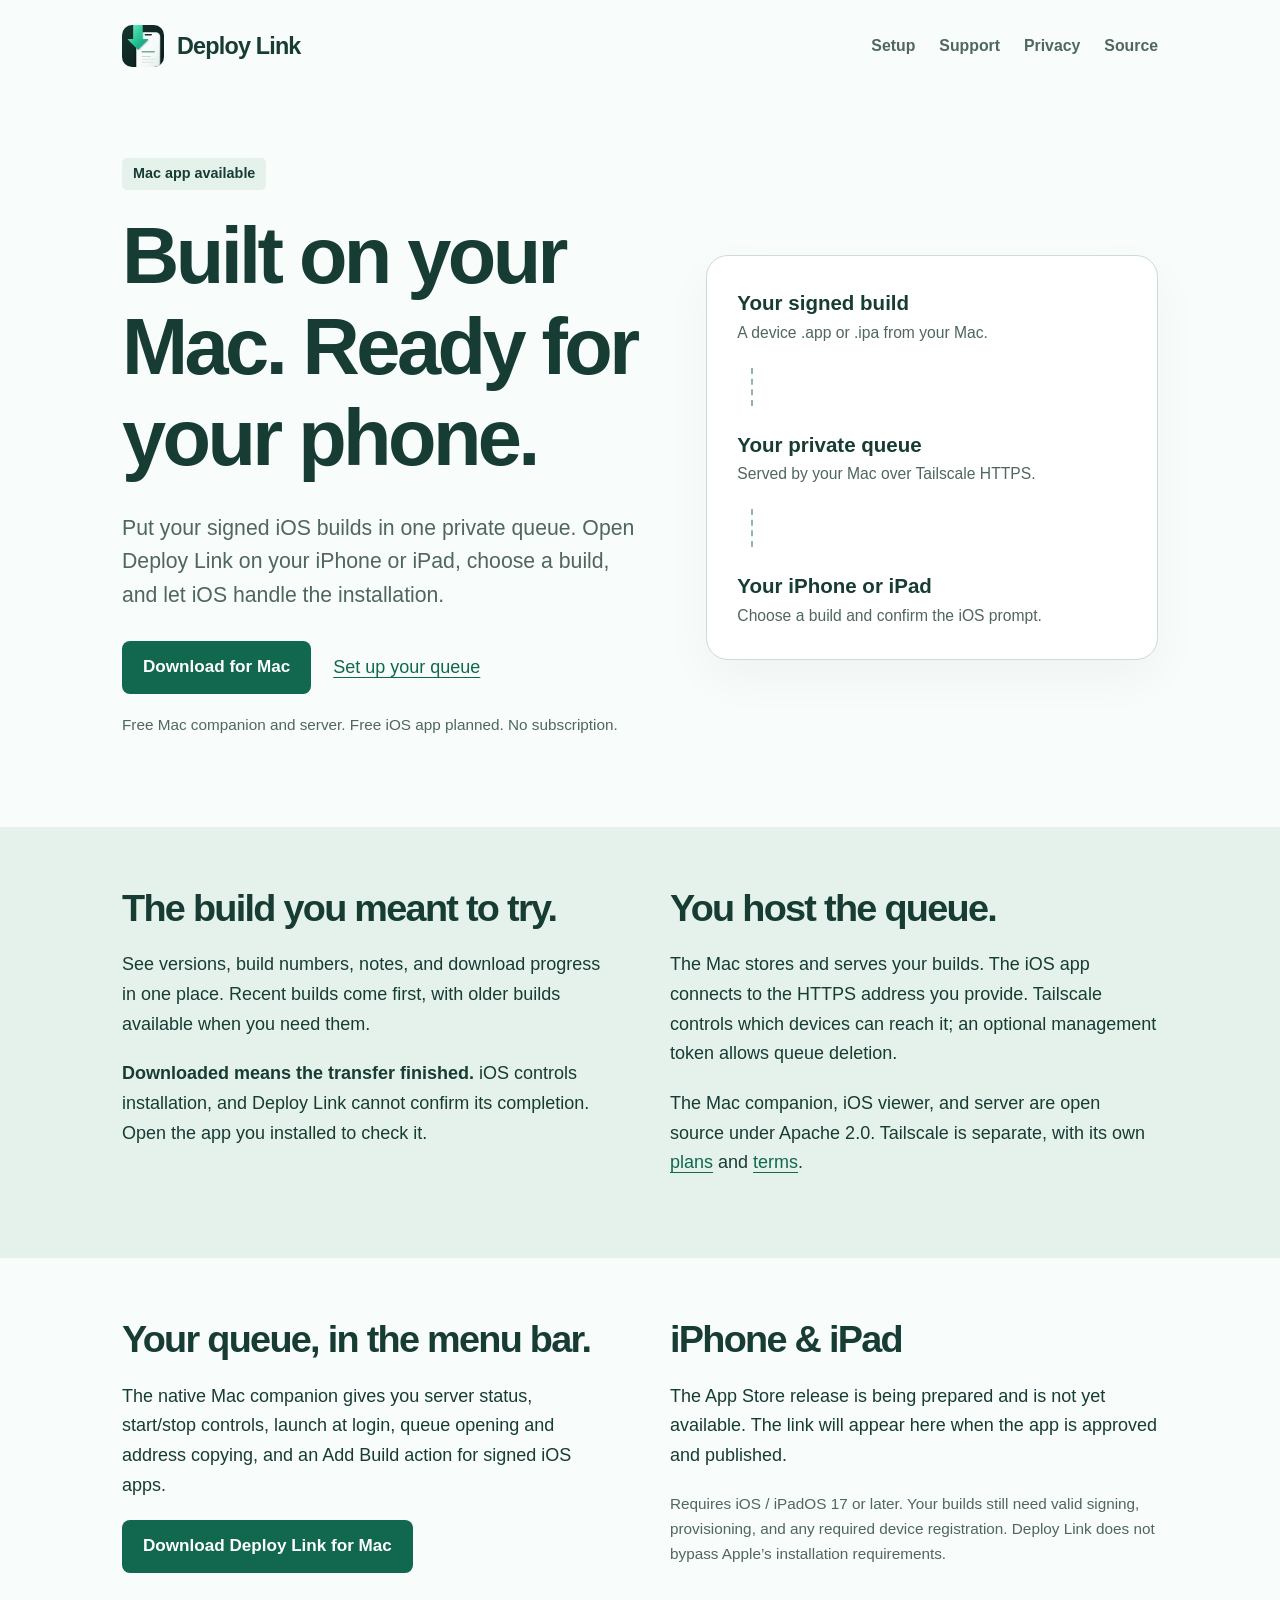
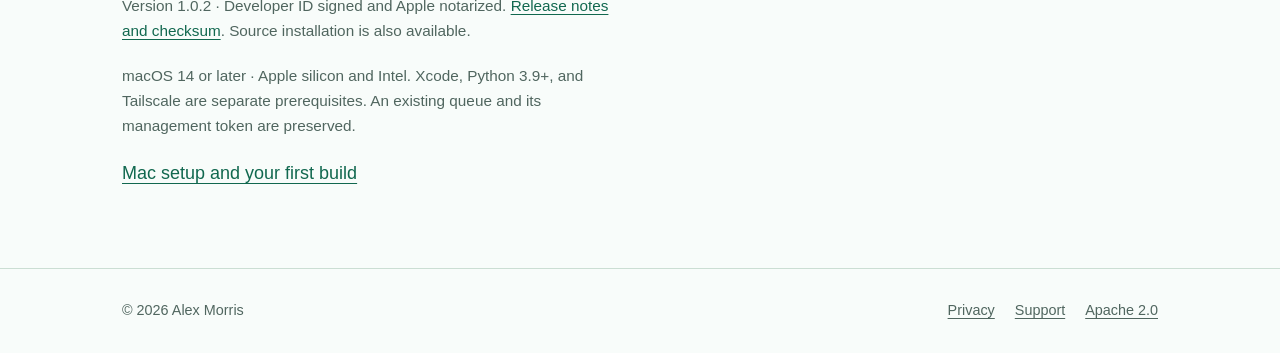
<file: docs/site/index.html>
<!doctype html>
<html lang="en"><head><meta charset="utf-8"><meta name="viewport" content="width=device-width, initial-scale=1"><title>Deploy Link — your builds, on your devices</title><meta name="description" content="A private queue for signed iOS development builds. Publish on your Mac, then open an install link on your iPhone or iPad."><meta name="theme-color" content="#11684f"><link rel="stylesheet" href="assets/site.css"><link rel="icon" href="assets/deploy-link.svg" type="image/svg+xml"><link rel="canonical" href="https://alexmorris10x.github.io/deploy-link/"></head><body><a class="skip" href="#main">Skip to content</a><header><div class="wrap"><a class="brand" href="index.html"><img src="assets/deploy-link.svg" alt="" width="42" height="42">Deploy Link</a><nav aria-label="Main navigation"><a href="setup.html">Setup</a><a href="support.html">Support</a><a href="privacy.html">Privacy</a><a href="https://github.com/alexmorris10x/deploy-link">Source</a></nav></div></header><main id="main"><section class="wrap hero"><div><span class="status">Mac app available</span><h1>Built on your Mac. Ready for your phone.</h1><p class="lead">Put your signed iOS builds in one private queue. Open Deploy Link on your iPhone or iPad, choose a build, and let iOS handle the installation.</p><div class="actions"><a class="button" href="https://github.com/alexmorris10x/deploy-link/releases/download/v1.0.2-mac/Deploy-Link-Mac-1.0.2-3.dmg">Download for Mac</a><a href="setup.html">Set up your queue</a></div><p class="small">Free Mac companion and server. Free iOS app planned. No subscription.</p></div><div class="pipeline" aria-label="How Deploy Link works"><div class="stage"><strong>Your signed build</strong><span>A device .app or .ipa from your Mac.</span></div><div class="connector" aria-hidden="true"></div><div class="stage"><strong>Your private queue</strong><span>Served by your Mac over Tailscale HTTPS.</span></div><div class="connector" aria-hidden="true"></div><div class="stage"><strong>Your iPhone or iPad</strong><span>Choose a build and confirm the iOS prompt.</span></div></div></section>
<section class="band"><div class="wrap split"><div><h2>The build you meant to try.</h2><p>See versions, build numbers, notes, and download progress in one place. Recent builds come first, with older builds available when you need them.</p><p><strong>Downloaded means the transfer finished.</strong> iOS controls installation, and Deploy Link cannot confirm its completion. Open the app you installed to check it.</p></div><div><h2>You host the queue.</h2><p>The Mac stores and serves your builds. The iOS app connects to the HTTPS address you provide. Tailscale controls which devices can reach it; an optional management token allows queue deletion.</p><p>The Mac companion, iOS viewer, and server are open source under Apache 2.0. Tailscale is separate, with its own <a href="https://tailscale.com/pricing">plans</a> and <a href="https://tailscale.com/terms">terms</a>.</p></div></div></section>
<section class="wrap section split" id="download"><div><h2>Your queue, in the menu bar.</h2><p>The native Mac companion gives you server status, start/stop controls, launch at login, queue opening and address copying, and an Add Build action for signed iOS apps.</p><p><a class="button" href="https://github.com/alexmorris10x/deploy-link/releases/download/v1.0.2-mac/Deploy-Link-Mac-1.0.2-3.dmg">Download Deploy Link for Mac</a></p><p class="small">Version 1.0.2 · Developer ID signed and Apple notarized. <a href="https://github.com/alexmorris10x/deploy-link/releases/tag/v1.0.2-mac">Release notes and checksum</a>. Source installation is also available.</p><p class="small">macOS 14 or later · Apple silicon and Intel. Xcode, Python 3.9+, and Tailscale are separate prerequisites. An existing queue and its management token are preserved.</p><p><a href="setup.html">Mac setup and your first build</a></p></div><div><h2>iPhone &amp; iPad</h2><p>The App Store release is being prepared and is not yet available. The link will appear here when the app is approved and published.</p><p class="small">Requires iOS / iPadOS 17 or later. Your builds still need valid signing, provisioning, and any required device registration. Deploy Link does not bypass Apple’s installation requirements.</p></div></section></main><footer><div class="wrap"><span>© 2026 Alex Morris</span><div class="footer-links"><a href="privacy.html">Privacy</a><a href="support.html">Support</a><a href="https://github.com/alexmorris10x/deploy-link/blob/main/LICENSE">Apache 2.0</a></div></div></footer></body></html>
</file>
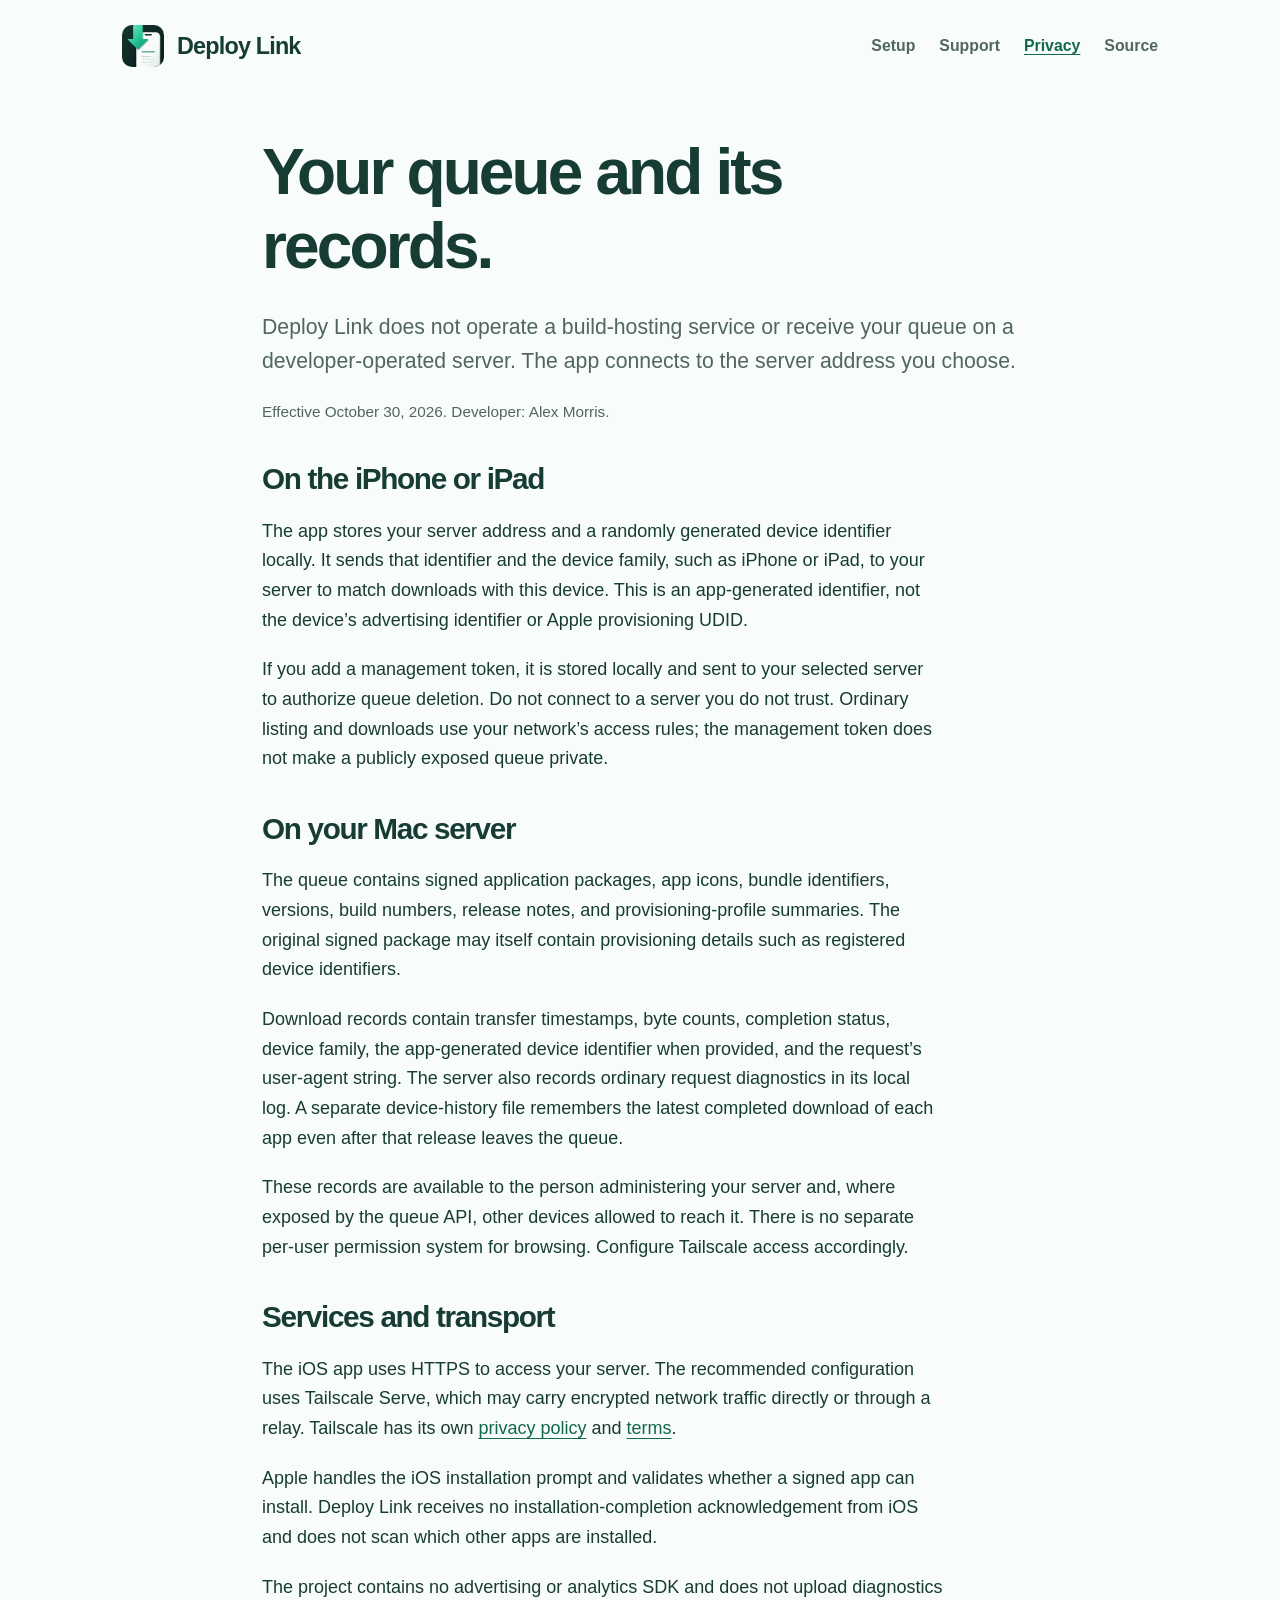
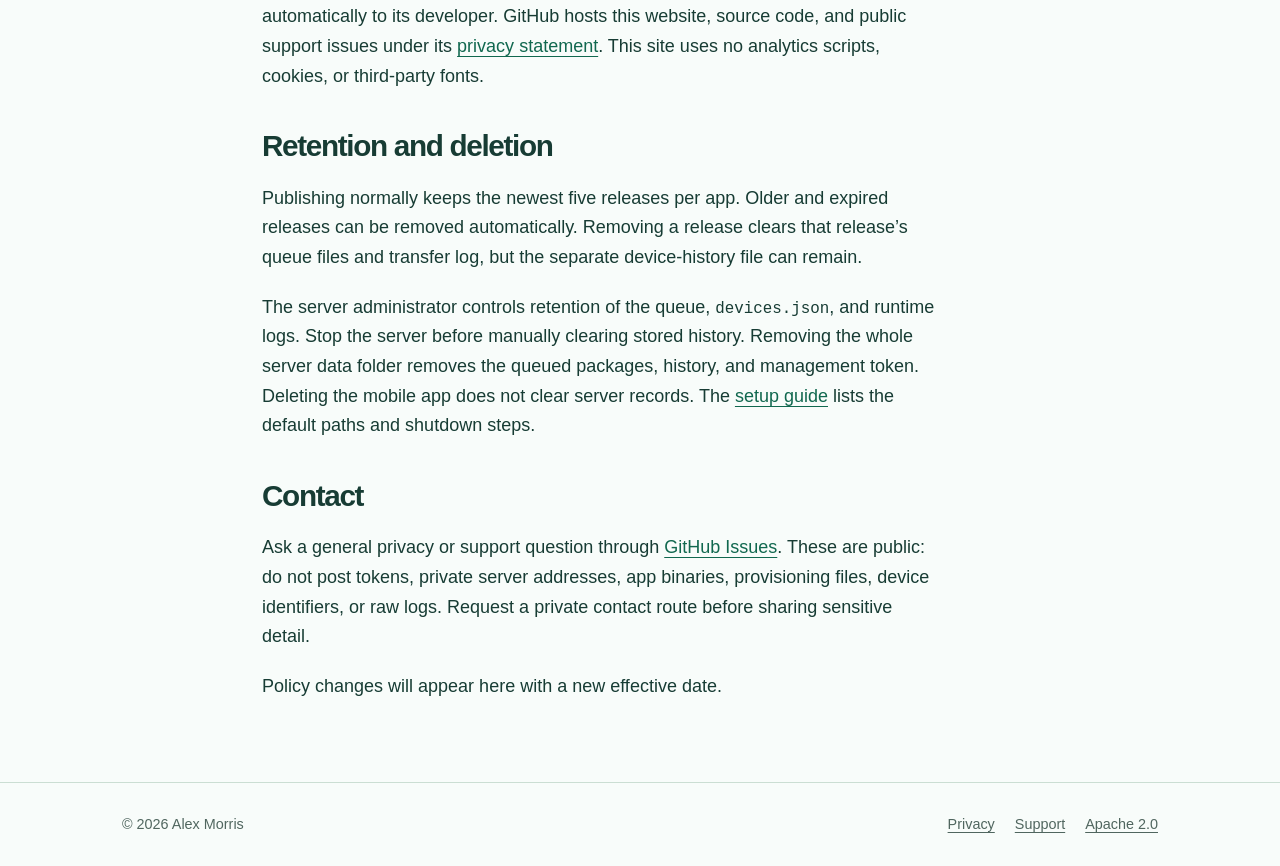
<file: docs/site/privacy.html>
<!doctype html>
<html lang="en"><head><meta charset="utf-8"><meta name="viewport" content="width=device-width, initial-scale=1"><title>Deploy Link privacy</title><meta name="description" content="What your own Deploy Link server and iOS client store, and how to manage the data."><meta name="theme-color" content="#11684f"><link rel="stylesheet" href="assets/site.css"><link rel="icon" href="assets/deploy-link.svg" type="image/svg+xml"><link rel="canonical" href="https://alexmorris10x.github.io/deploy-link/privacy.html"></head><body><a class="skip" href="#main">Skip to content</a><header><div class="wrap"><a class="brand" href="index.html"><img src="assets/deploy-link.svg" alt="" width="42" height="42">Deploy Link</a><nav aria-label="Main navigation"><a href="setup.html">Setup</a><a href="support.html">Support</a><a href="privacy.html" aria-current="page">Privacy</a><a href="https://github.com/alexmorris10x/deploy-link">Source</a></nav></div></header><main id="main" class="wrap reading"><h1>Your queue and its records.</h1><p class="lead">Deploy Link does not operate a build-hosting service or receive your queue on a developer-operated server. The app connects to the server address you choose.</p><p class="small">Effective October 30, 2026. Developer: Alex Morris.</p>
<h2>On the iPhone or iPad</h2><p>The app stores your server address and a randomly generated device identifier locally. It sends that identifier and the device family, such as iPhone or iPad, to your server to match downloads with this device. This is an app-generated identifier, not the device’s advertising identifier or Apple provisioning UDID.</p><p>If you add a management token, it is stored locally and sent to your selected server to authorize queue deletion. Do not connect to a server you do not trust. Ordinary listing and downloads use your network’s access rules; the management token does not make a publicly exposed queue private.</p>
<h2>On your Mac server</h2><p>The queue contains signed application packages, app icons, bundle identifiers, versions, build numbers, release notes, and provisioning-profile summaries. The original signed package may itself contain provisioning details such as registered device identifiers.</p><p>Download records contain transfer timestamps, byte counts, completion status, device family, the app-generated device identifier when provided, and the request’s user-agent string. The server also records ordinary request diagnostics in its local log. A separate device-history file remembers the latest completed download of each app even after that release leaves the queue.</p><p>These records are available to the person administering your server and, where exposed by the queue API, other devices allowed to reach it. There is no separate per-user permission system for browsing. Configure Tailscale access accordingly.</p>
<h2>Services and transport</h2><p>The iOS app uses HTTPS to access your server. The recommended configuration uses Tailscale Serve, which may carry encrypted network traffic directly or through a relay. Tailscale has its own <a href="https://tailscale.com/privacy-policy">privacy policy</a> and <a href="https://tailscale.com/terms">terms</a>.</p><p>Apple handles the iOS installation prompt and validates whether a signed app can install. Deploy Link receives no installation-completion acknowledgement from iOS and does not scan which other apps are installed.</p><p>The project contains no advertising or analytics SDK and does not upload diagnostics automatically to its developer. GitHub hosts this website, source code, and public support issues under its <a href="https://docs.github.com/en/site-policy/privacy-policies/github-general-privacy-statement">privacy statement</a>. This site uses no analytics scripts, cookies, or third-party fonts.</p>
<h2>Retention and deletion</h2><p>Publishing normally keeps the newest five releases per app. Older and expired releases can be removed automatically. Removing a release clears that release’s queue files and transfer log, but the separate device-history file can remain.</p><p>The server administrator controls retention of the queue, <code>devices.json</code>, and runtime logs. Stop the server before manually clearing stored history. Removing the whole server data folder removes the queued packages, history, and management token. Deleting the mobile app does not clear server records. The <a href="setup.html">setup guide</a> lists the default paths and shutdown steps.</p>
<h2>Contact</h2><p>Ask a general privacy or support question through <a href="https://github.com/alexmorris10x/deploy-link/issues">GitHub Issues</a>. These are public: do not post tokens, private server addresses, app binaries, provisioning files, device identifiers, or raw logs. Request a private contact route before sharing sensitive detail.</p><p>Policy changes will appear here with a new effective date.</p></main><footer><div class="wrap"><span>© 2026 Alex Morris</span><div class="footer-links"><a href="privacy.html">Privacy</a><a href="support.html">Support</a><a href="https://github.com/alexmorris10x/deploy-link/blob/main/LICENSE">Apache 2.0</a></div></div></footer></body></html>
</file>
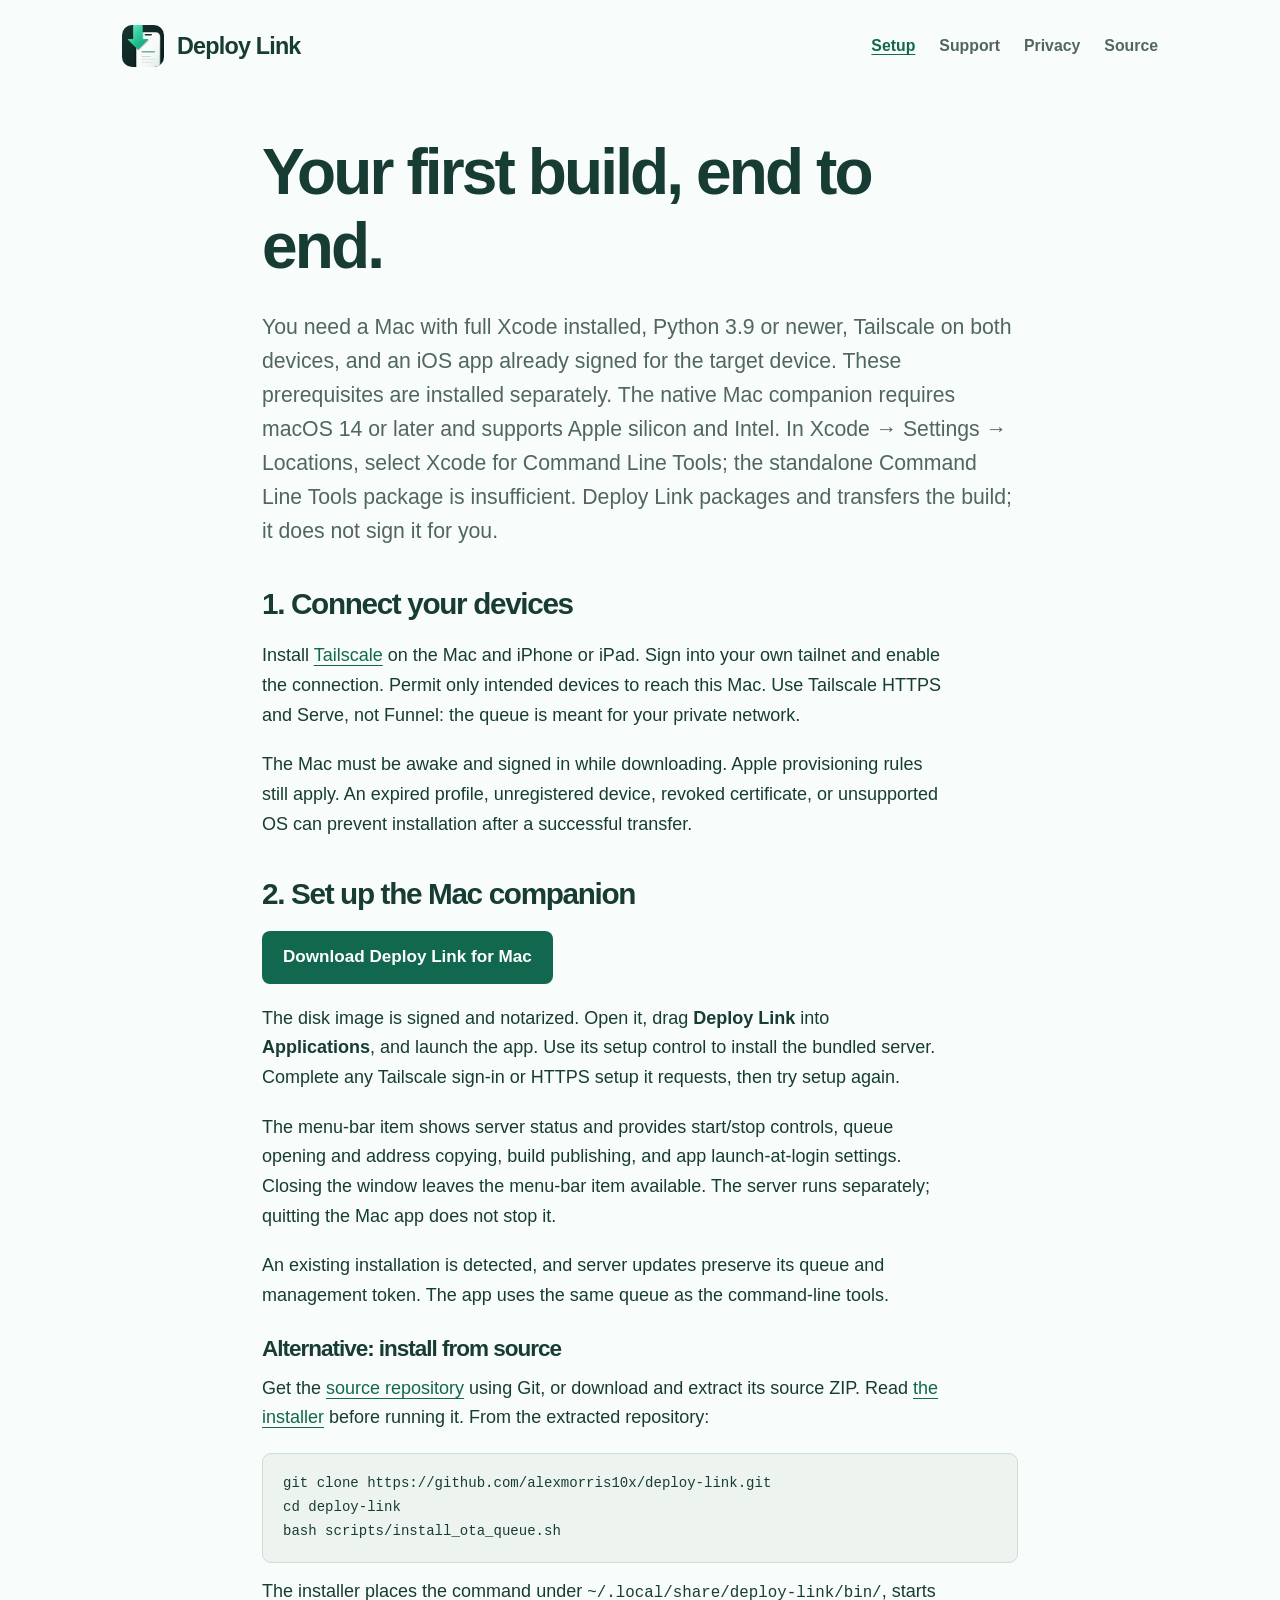
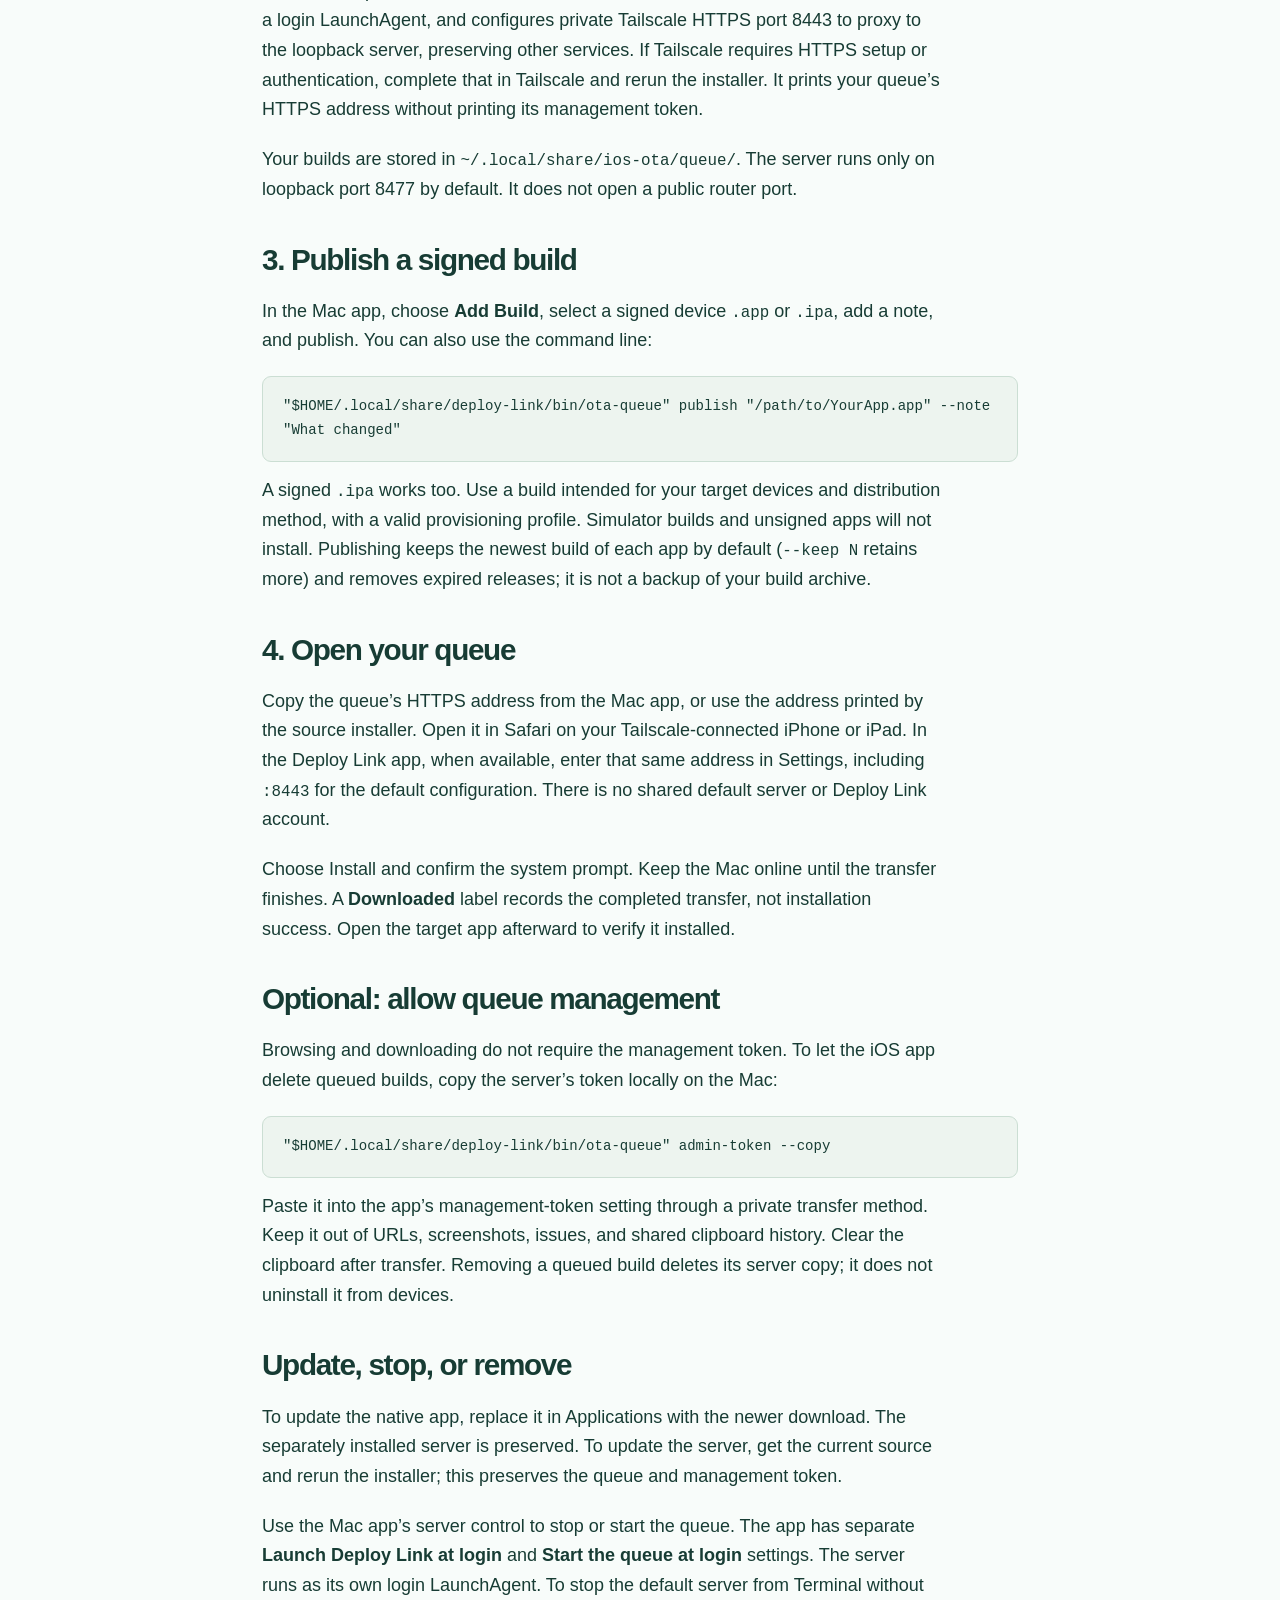
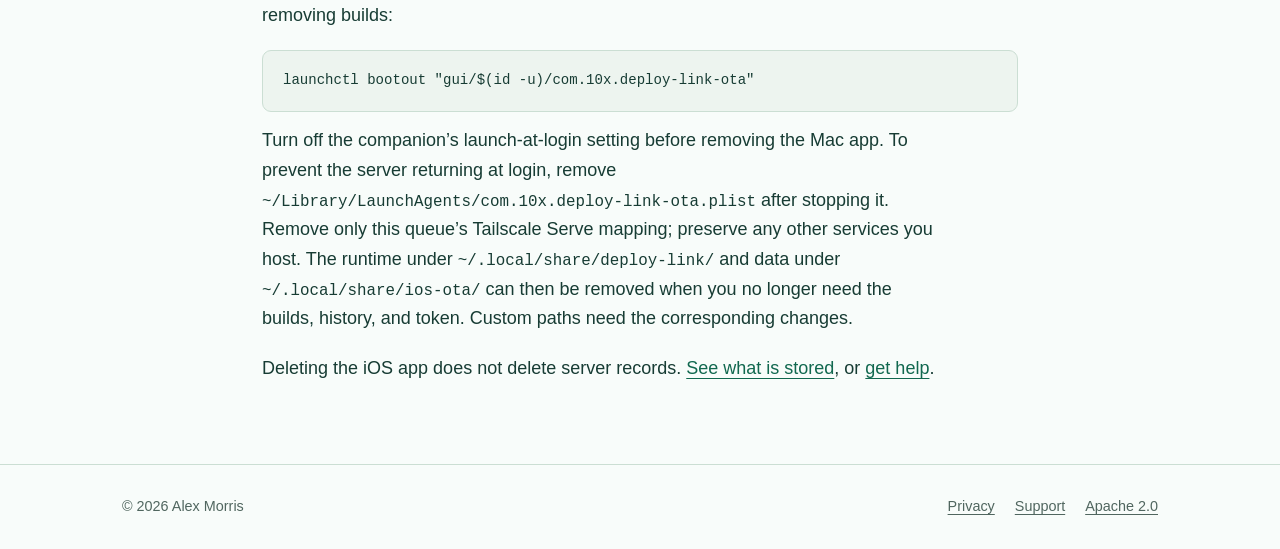
<file: docs/site/setup.html>
<!doctype html>
<html lang="en"><head><meta charset="utf-8"><meta name="viewport" content="width=device-width, initial-scale=1"><title>Set up Deploy Link</title><meta name="description" content="Install your own Mac queue server, publish a signed build, and connect over Tailscale HTTPS."><meta name="theme-color" content="#11684f"><link rel="stylesheet" href="assets/site.css"><link rel="icon" href="assets/deploy-link.svg" type="image/svg+xml"><link rel="canonical" href="https://alexmorris10x.github.io/deploy-link/setup.html"></head><body><a class="skip" href="#main">Skip to content</a><header><div class="wrap"><a class="brand" href="index.html"><img src="assets/deploy-link.svg" alt="" width="42" height="42">Deploy Link</a><nav aria-label="Main navigation"><a href="setup.html" aria-current="page">Setup</a><a href="support.html">Support</a><a href="privacy.html">Privacy</a><a href="https://github.com/alexmorris10x/deploy-link">Source</a></nav></div></header><main id="main" class="wrap reading"><h1>Your first build, end to end.</h1><p class="lead">You need a Mac with full Xcode installed, Python 3.9 or newer, Tailscale on both devices, and an iOS app already signed for the target device. These prerequisites are installed separately. The native Mac companion requires macOS 14 or later and supports Apple silicon and Intel. In Xcode → Settings → Locations, select Xcode for Command Line Tools; the standalone Command Line Tools package is insufficient. Deploy Link packages and transfers the build; it does not sign it for you.</p>
<h2>1. Connect your devices</h2><p>Install <a href="https://tailscale.com/download">Tailscale</a> on the Mac and iPhone or iPad. Sign into your own tailnet and enable the connection. Permit only intended devices to reach this Mac. Use Tailscale HTTPS and Serve, not Funnel: the queue is meant for your private network.</p><p>The Mac must be awake and signed in while downloading. Apple provisioning rules still apply. An expired profile, unregistered device, revoked certificate, or unsupported OS can prevent installation after a successful transfer.</p>
<h2>2. Set up the Mac companion</h2><p><a class="button" href="https://github.com/alexmorris10x/deploy-link/releases/download/v1.0.2-mac/Deploy-Link-Mac-1.0.2-3.dmg">Download Deploy Link for Mac</a></p><p>The disk image is signed and notarized. Open it, drag <strong>Deploy Link</strong> into <strong>Applications</strong>, and launch the app. Use its setup control to install the bundled server. Complete any Tailscale sign-in or HTTPS setup it requests, then try setup again.</p><p>The menu-bar item shows server status and provides start/stop controls, queue opening and address copying, build publishing, and app launch-at-login settings. Closing the window leaves the menu-bar item available. The server runs separately; quitting the Mac app does not stop it.</p><p>An existing installation is detected, and server updates preserve its queue and management token. The app uses the same queue as the command-line tools.</p><h3>Alternative: install from source</h3><p>Get the <a href="https://github.com/alexmorris10x/deploy-link">source repository</a> using Git, or download and extract its source ZIP. Read <a href="https://github.com/alexmorris10x/deploy-link/blob/main/scripts/install_ota_queue.sh">the installer</a> before running it. From the extracted repository:</p><pre><code>git clone https://github.com/alexmorris10x/deploy-link.git
cd deploy-link
bash scripts/install_ota_queue.sh</code></pre><p>The installer places the command under <code>~/.local/share/deploy-link/bin/</code>, starts a login LaunchAgent, and configures private Tailscale HTTPS port 8443 to proxy to the loopback server, preserving other services. If Tailscale requires HTTPS setup or authentication, complete that in Tailscale and rerun the installer. It prints your queue’s HTTPS address without printing its management token.</p><p>Your builds are stored in <code>~/.local/share/ios-ota/queue/</code>. The server runs only on loopback port 8477 by default. It does not open a public router port.</p>
<h2>3. Publish a signed build</h2><p>In the Mac app, choose <strong>Add Build</strong>, select a signed device <code>.app</code> or <code>.ipa</code>, add a note, and publish. You can also use the command line:</p><pre><code>"$HOME/.local/share/deploy-link/bin/ota-queue" publish "/path/to/YourApp.app" --note "What changed"</code></pre><p>A signed <code>.ipa</code> works too. Use a build intended for your target devices and distribution method, with a valid provisioning profile. Simulator builds and unsigned apps will not install. Publishing keeps the newest build of each app by default (<code>--keep N</code> retains more) and removes expired releases; it is not a backup of your build archive.</p>
<h2>4. Open your queue</h2><p>Copy the queue’s HTTPS address from the Mac app, or use the address printed by the source installer. Open it in Safari on your Tailscale-connected iPhone or iPad. In the Deploy Link app, when available, enter that same address in Settings, including <code>:8443</code> for the default configuration. There is no shared default server or Deploy Link account.</p><p>Choose Install and confirm the system prompt. Keep the Mac online until the transfer finishes. A <strong>Downloaded</strong> label records the completed transfer, not installation success. Open the target app afterward to verify it installed.</p>
<h2>Optional: allow queue management</h2><p>Browsing and downloading do not require the management token. To let the iOS app delete queued builds, copy the server’s token locally on the Mac:</p><pre><code>"$HOME/.local/share/deploy-link/bin/ota-queue" admin-token --copy</code></pre><p>Paste it into the app’s management-token setting through a private transfer method. Keep it out of URLs, screenshots, issues, and shared clipboard history. Clear the clipboard after transfer. Removing a queued build deletes its server copy; it does not uninstall it from devices.</p>
<h2>Update, stop, or remove</h2><p>To update the native app, replace it in Applications with the newer download. The separately installed server is preserved. To update the server, get the current source and rerun the installer; this preserves the queue and management token.</p><p>Use the Mac app’s server control to stop or start the queue. The app has separate <strong>Launch Deploy Link at login</strong> and <strong>Start the queue at login</strong> settings. The server runs as its own login LaunchAgent. To stop the default server from Terminal without removing builds:</p><pre><code>launchctl bootout "gui/$(id -u)/com.10x.deploy-link-ota"</code></pre><p>Turn off the companion’s launch-at-login setting before removing the Mac app. To prevent the server returning at login, remove <code>~/Library/LaunchAgents/com.10x.deploy-link-ota.plist</code> after stopping it. Remove only this queue’s Tailscale Serve mapping; preserve any other services you host. The runtime under <code>~/.local/share/deploy-link/</code> and data under <code>~/.local/share/ios-ota/</code> can then be removed when you no longer need the builds, history, and token. Custom paths need the corresponding changes.</p><p>Deleting the iOS app does not delete server records. <a href="privacy.html">See what is stored</a>, or <a href="support.html">get help</a>.</p></main><footer><div class="wrap"><span>© 2026 Alex Morris</span><div class="footer-links"><a href="privacy.html">Privacy</a><a href="support.html">Support</a><a href="https://github.com/alexmorris10x/deploy-link/blob/main/LICENSE">Apache 2.0</a></div></div></footer></body></html>
</file>
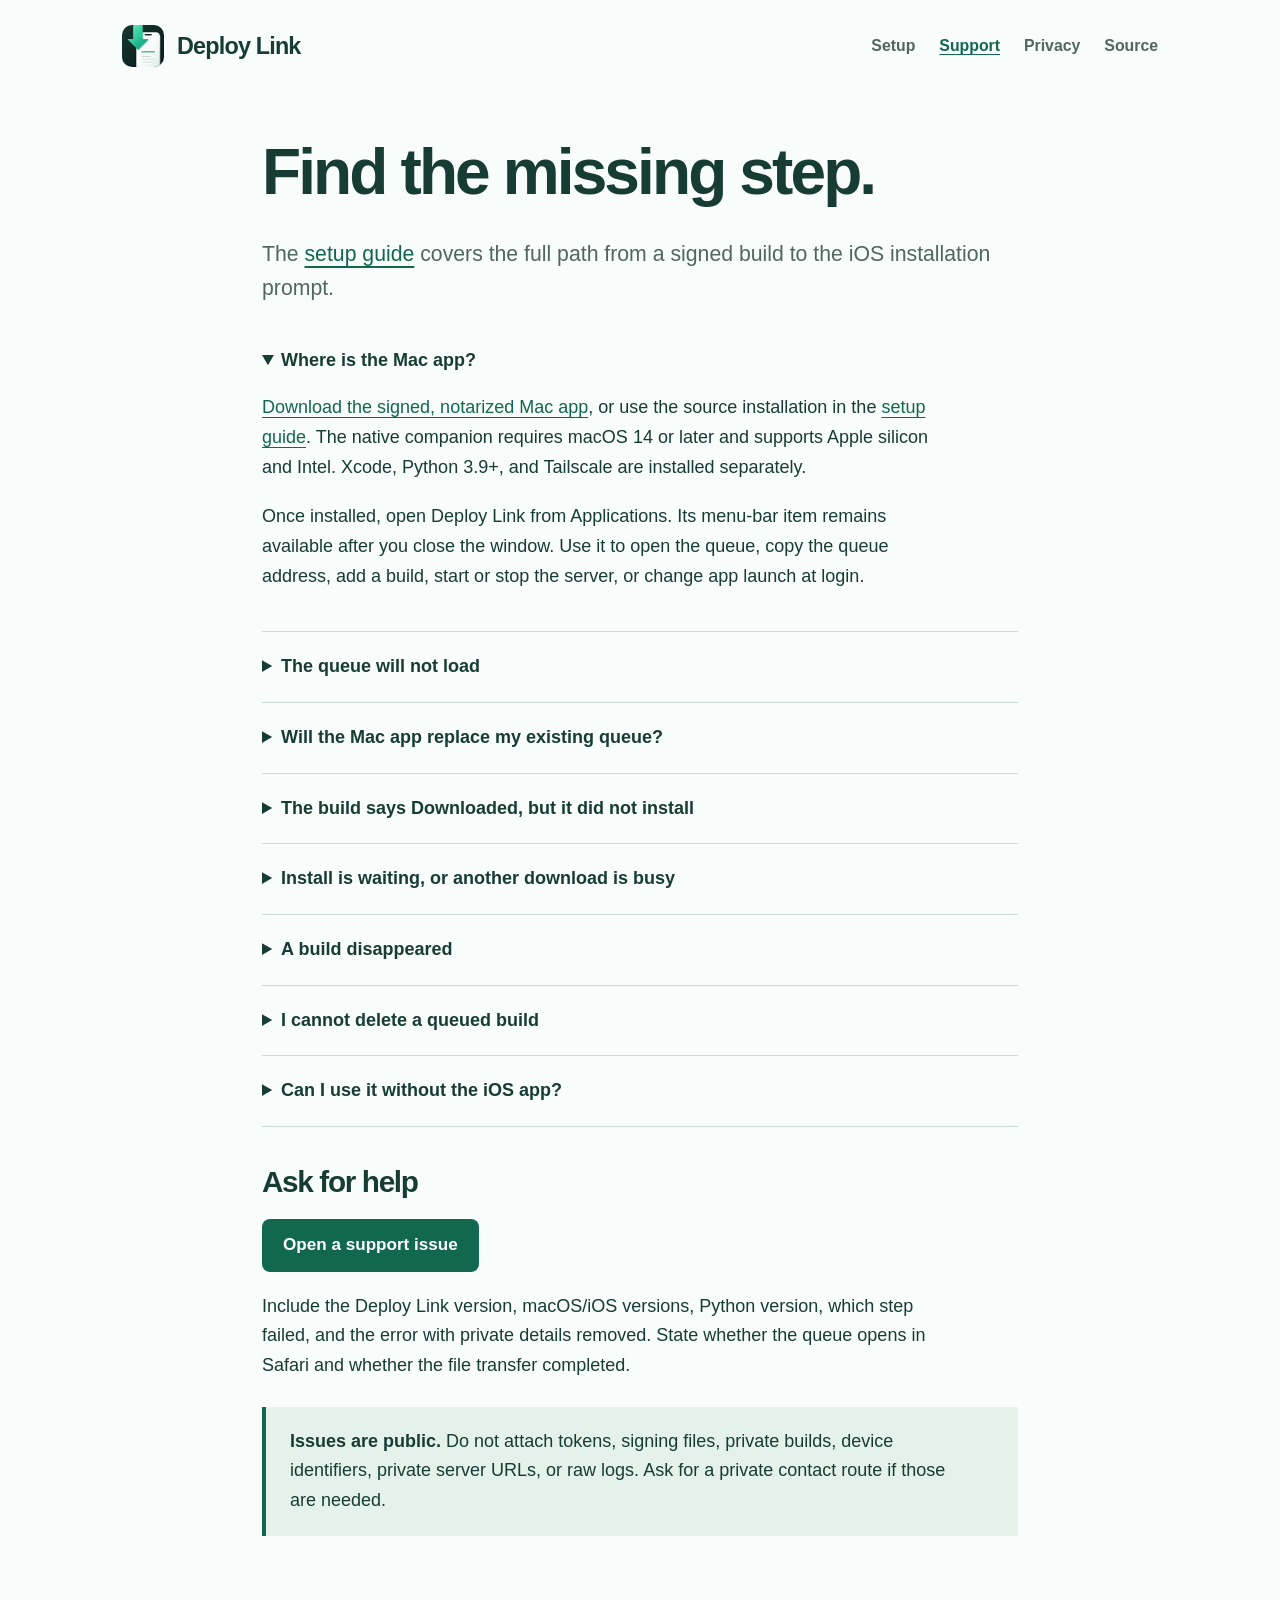
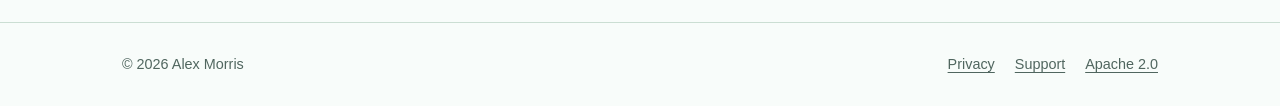
<file: docs/site/support.html>
<!doctype html>
<html lang="en"><head><meta charset="utf-8"><meta name="viewport" content="width=device-width, initial-scale=1"><title>Deploy Link support</title><meta name="description" content="Troubleshoot private queue connectivity, signed build downloads, installation, and management access."><meta name="theme-color" content="#11684f"><link rel="stylesheet" href="assets/site.css"><link rel="icon" href="assets/deploy-link.svg" type="image/svg+xml"><link rel="canonical" href="https://alexmorris10x.github.io/deploy-link/support.html"></head><body><a class="skip" href="#main">Skip to content</a><header><div class="wrap"><a class="brand" href="index.html"><img src="assets/deploy-link.svg" alt="" width="42" height="42">Deploy Link</a><nav aria-label="Main navigation"><a href="setup.html">Setup</a><a href="support.html" aria-current="page">Support</a><a href="privacy.html">Privacy</a><a href="https://github.com/alexmorris10x/deploy-link">Source</a></nav></div></header><main id="main" class="wrap reading"><h1>Find the missing step.</h1><p class="lead">The <a href="setup.html">setup guide</a> covers the full path from a signed build to the iOS installation prompt.</p>
<details open><summary>Where is the Mac app?</summary><p><a href="https://github.com/alexmorris10x/deploy-link/releases/download/v1.0.2-mac/Deploy-Link-Mac-1.0.2-3.dmg">Download the signed, notarized Mac app</a>, or use the source installation in the <a href="setup.html">setup guide</a>. The native companion requires macOS 14 or later and supports Apple silicon and Intel. Xcode, Python 3.9+, and Tailscale are installed separately.</p><p>Once installed, open Deploy Link from Applications. Its menu-bar item remains available after you close the window. Use it to open the queue, copy the queue address, add a build, start or stop the server, or change app launch at login.</p></details>
<details><summary>The queue will not load</summary><p>Keep the Mac awake and signed in. Confirm Tailscale is connected on both devices and open the queue’s HTTPS address in Safari on the phone. Use the address copied from the Mac app or printed by your own installer, including <code>:8443</code> for the default configuration, with no credentials or query string. Check that the server is running and Tailscale rules allow this device to reach it. A build-list format error can mean the address is reaching another service; use the complete queue address from the Mac.</p><p>If setup cannot find Xcode, Python, or Tailscale, install the prerequisites and run setup again. Select full Xcode in Xcode → Settings → Locations → Command Line Tools. The standalone Command Line Tools package is insufficient. If Tailscale reports an existing Serve mapping, preserve that service and choose an appropriate configuration instead of replacing it blindly.</p></details>
<details><summary>Will the Mac app replace my existing queue?</summary><p>The companion detects the existing installation and uses the same queue and management token. Updating its bundled server preserves both. Closing or quitting the Mac app does not remove queued builds. The server is a separate login LaunchAgent; use the server controls when you want it stopped.</p><p>App launch at login and the server’s login service are separate. Disabling app launch at login does not disable the server; use the separate <strong>Start the queue at login</strong> setting for that. See the <a href="setup.html">setup guide</a> for stopping or removing the service.</p></details>
<details><summary>The build says Downloaded, but it did not install</summary><p>Downloaded means the server completed the file transfer. It does not prove iOS accepted or installed the app. Check the iOS message, signing certificate, profile expiry, required device registration, OS compatibility, and available device storage. Deploy Link cannot repair an invalid signature or bypass provisioning. Build and sign again when necessary, then publish the replacement.</p></details>
<details><summary>Install is waiting, or another download is busy</summary><p>Confirm or dismiss the iOS prompt. Deploy Link waits briefly for a transfer to start and avoids starting another build of the same app on the same device while one is downloading. Refresh after the prompt ends. A lost connection can require retrying the download.</p></details>
<details><summary>A build disappeared</summary><p>Publishing retains only the newest configured number of releases per app, and expired profiles leave the queue. The administrator can also prune or remove builds. Download history can remain after a release is removed, but the removed package cannot be downloaded again until it is republished.</p></details>
<details><summary>I cannot delete a queued build</summary><p>Queue deletion needs the management token for your selected server. The token is optional for listing and downloads. Copy it locally with <code>ota-queue admin-token --copy</code>, then add it in the app’s settings. If the server’s token changes, update the app too. Never put a token in a URL or support issue. Removing a queue entry does not uninstall an app from your devices.</p></details>
<details><summary>Can I use it without the iOS app?</summary><p>Yes. The server includes a queue page you can open in Safari over the same private HTTPS address. It hands installation to iOS and has the same signing and provisioning limits. App Store availability for the native client is still being prepared.</p></details>
<h2>Ask for help</h2><p><a class="button" href="https://github.com/alexmorris10x/deploy-link/issues/new">Open a support issue</a></p><p>Include the Deploy Link version, macOS/iOS versions, Python version, which step failed, and the error with private details removed. State whether the queue opens in Safari and whether the file transfer completed.</p><div class="note"><p><strong>Issues are public.</strong> Do not attach tokens, signing files, private builds, device identifiers, private server URLs, or raw logs. Ask for a private contact route if those are needed.</p></div></main><footer><div class="wrap"><span>© 2026 Alex Morris</span><div class="footer-links"><a href="privacy.html">Privacy</a><a href="support.html">Support</a><a href="https://github.com/alexmorris10x/deploy-link/blob/main/LICENSE">Apache 2.0</a></div></div></footer></body></html>
</file>
<file: docs/site/assets/site.css>
:root{font-family:"Avenir Next",Avenir,-apple-system,BlinkMacSystemFont,"Segoe UI",sans-serif;color:#173c34;background:#f8fcfa;font-size:18px;line-height:1.65;color-scheme:light;--ink:#173c34;--muted:#50665f;--green:#11684f;--wash:#e5f2eb;--line:#cbded3}*{box-sizing:border-box}body{margin:0}a{color:var(--green);text-underline-offset:.22em}a:focus-visible,summary:focus-visible{outline:3px solid #258966;outline-offset:5px}img{max-width:100%;height:auto}.wrap{max-width:1100px;margin:auto;padding:0 32px}header{padding:25px 0}header .wrap{display:flex;align-items:center;justify-content:space-between;gap:24px}.brand{display:flex;align-items:center;gap:13px;color:var(--ink);font-weight:750;text-decoration:none;font-size:1.3rem;letter-spacing:-.035em}.brand img{width:42px;border-radius:10px}nav{display:flex;gap:24px;flex-wrap:wrap}nav a{font-size:.88rem;text-decoration:none;color:var(--muted);font-weight:600}nav [aria-current=page]{text-decoration:underline;color:var(--green)}.skip{position:absolute;top:-100px;background:white;padding:8px 16px;z-index:5}.skip:focus{top:10px}h1,h2,h3{line-height:1.15;letter-spacing:-.045em}h1{font-size:clamp(2.8rem,6.2vw,4.5rem);font-weight:750;max-width:12ch;margin:0 0 28px}h2{font-size:2.1rem;font-weight:700;margin:0 0 20px}h3{font-size:1.25rem;margin:25px 0 12px}p{margin:0 0 20px;max-width:68ch}.lead{font-size:1.18rem;color:var(--muted);line-height:1.6}.small{font-size:.85rem;color:var(--muted)}.hero{display:grid;grid-template-columns:1.15fr 1fr;align-items:center;gap:65px;padding-top:66px;padding-bottom:70px}.status{display:inline-block;background:var(--wash);font-size:.8rem;padding:4px 11px;border-radius:5px;font-weight:650;margin-bottom:20px}.actions{display:flex;flex-wrap:wrap;gap:22px;align-items:center;margin:28px 0 18px}.button{display:inline-block;padding:12px 21px;border-radius:8px;background:var(--green);color:white;text-decoration:none;font-weight:650;font-size:.95rem}.button:hover{background:#0c513d}.pipeline{background:white;border:1px solid var(--line);border-radius:22px;padding:30px;box-shadow:0 18px 50px #173c340a}.pipeline p{margin:0}.pipeline .stage{padding:22px 0}.pipeline .stage:first-child{padding-top:0}.pipeline .stage:last-child{padding-bottom:0}.pipeline .connector{height:38px;border-left:2px dashed #93b8a2;margin-left:14px}.stage strong{display:block;font-size:1.14rem}.stage span{display:block;color:var(--muted);font-size:.87rem}.band{background:var(--wash);padding:60px 0}.split{display:grid;grid-template-columns:1fr 1fr;gap:60px}.section{padding-top:60px;padding-bottom:60px}.reading{max-width:820px;padding-top:44px;padding-bottom:60px}.reading h1{max-width:20ch;font-size:clamp(2.5rem,5vw,3.7rem)}.reading h2{font-size:1.65rem;margin-top:38px}.reading li{margin-bottom:12px;padding-left:4px}.reading ol,.reading ul{padding-left:24px}.note{padding:20px 24px;border-left:4px solid var(--green);background:var(--wash);margin:26px 0}.note p:last-child{margin-bottom:0}pre{white-space:pre-wrap;overflow-wrap:anywhere;background:#edf4ef;border:1px solid var(--line);padding:18px 20px;border-radius:9px;font-size:.78rem;line-height:1.7}code{font-size:.88em;overflow-wrap:anywhere}pre code{font-size:inherit}details{padding:20px 0;border-bottom:1px solid var(--line)}summary{font-weight:700;cursor:pointer}details p:first-of-type{margin-top:18px}footer{border-top:1px solid var(--line);padding:30px 0;font-size:.8rem;color:var(--muted)}footer .wrap{display:flex;justify-content:space-between;gap:20px;flex-wrap:wrap}footer a{color:var(--muted)}.footer-links{display:flex;gap:20px}@media(max-width:760px){.wrap{padding:0 22px}header .wrap{flex-direction:column;align-items:flex-start;gap:18px}nav{gap:10px 22px}.hero{grid-template-columns:1fr;gap:22px;padding-top:35px;padding-bottom:40px}.hero h1{max-width:13ch}.pipeline{padding:24px}.split{grid-template-columns:1fr;gap:30px}.section,.band{padding-top:42px;padding-bottom:42px}.reading{padding-top:30px;padding-bottom:40px}h2{font-size:1.9rem}}
</file>
